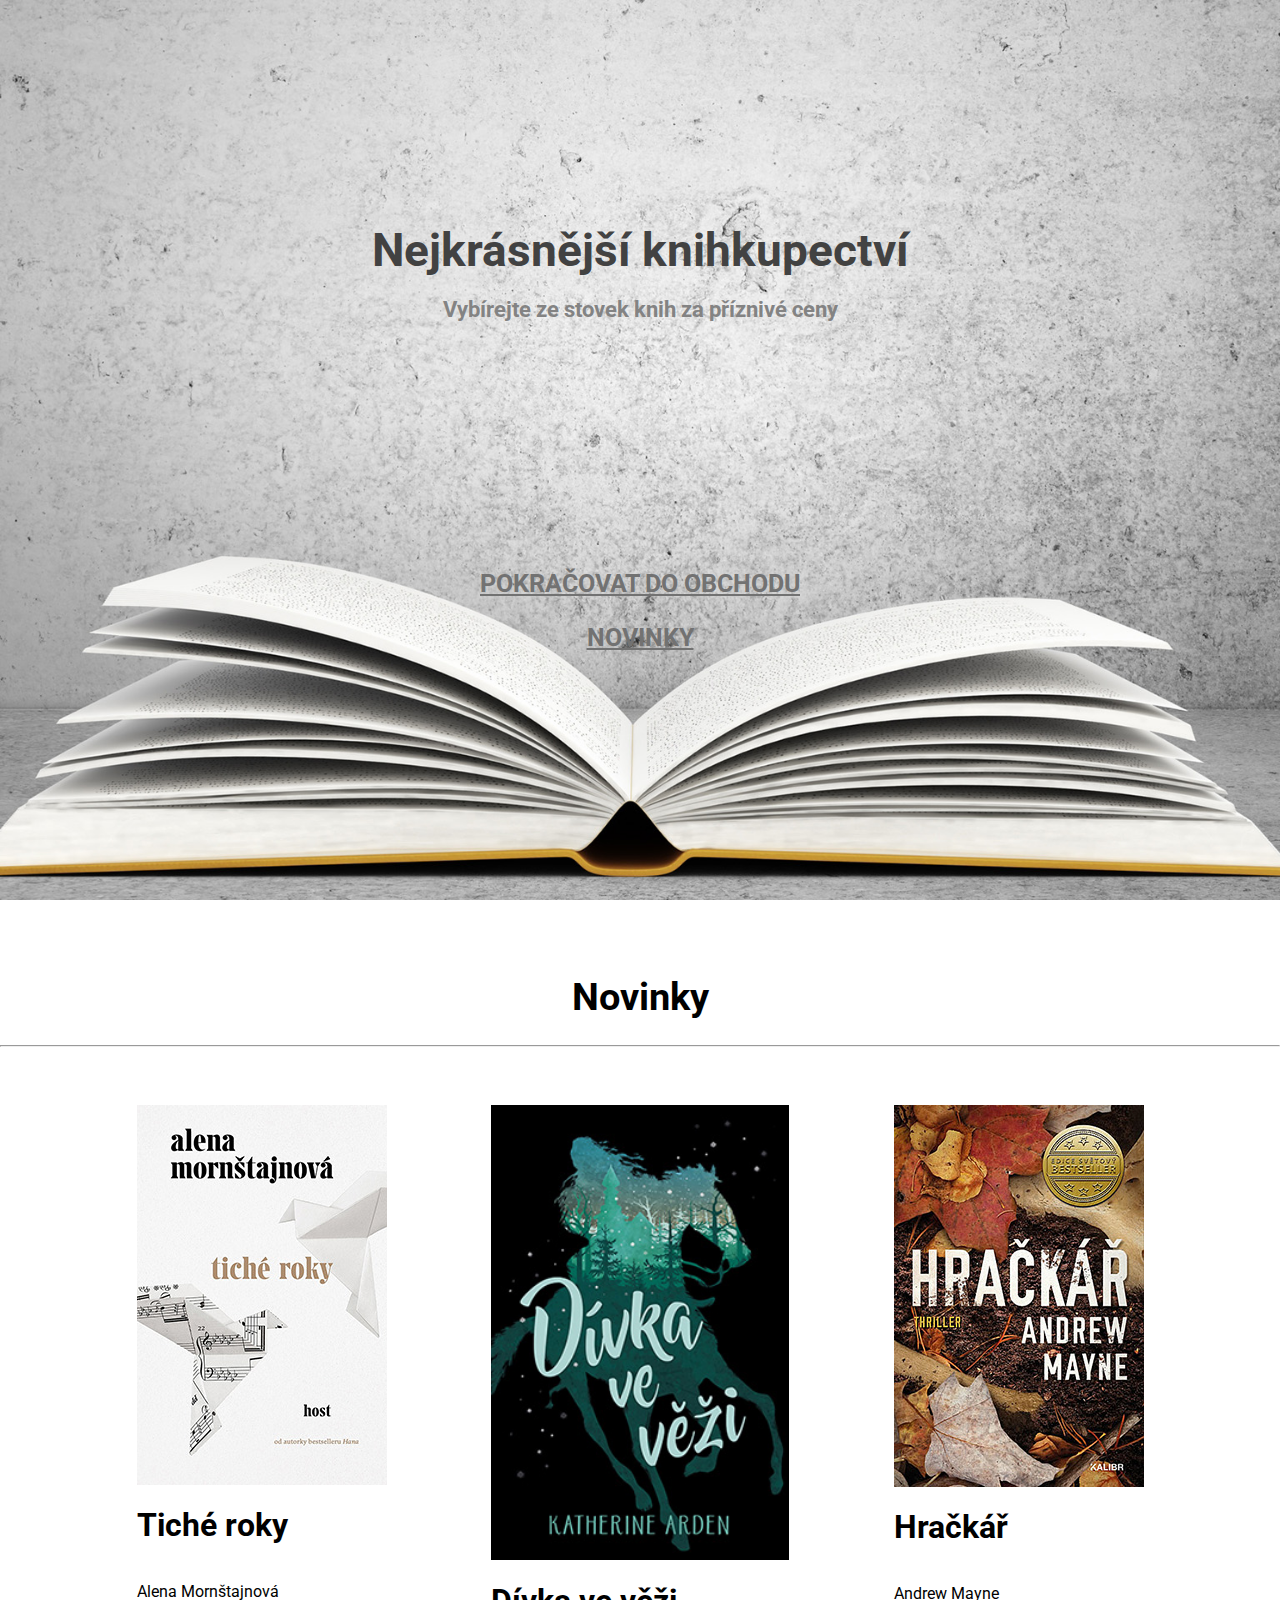
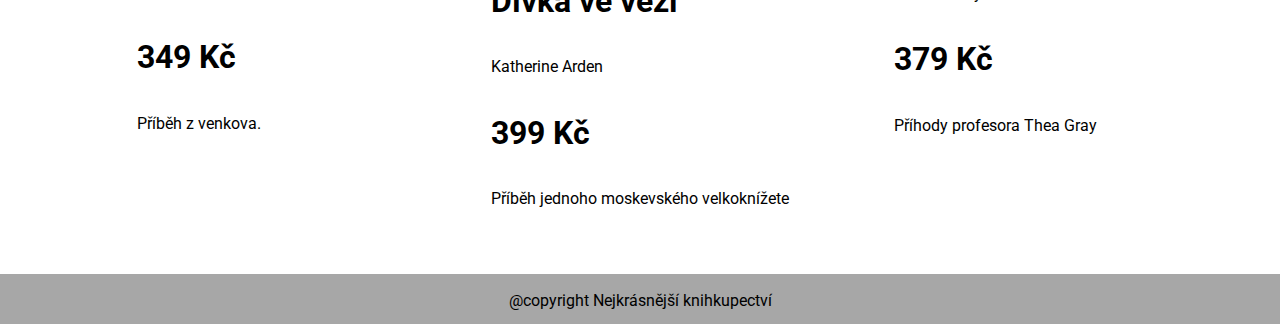
<file: index.html>
<!DOCTYPE html>

<head>
    <meta charset="utf-8">
    <meta name="viewport" content="width=device-width">
    <meta name="author" content="Martin Ptáček">
    <meta name="description" content="Knihkupectvi">
    <meta name="keywords" content="Knihy, knihkupectví, Nejkrásnější knihy">

    <link rel="stylesheet" type="text/css" href="style/style.css">
    <link href="https://fonts.googleapis.com/css?family=Roboto" rel="stylesheet">

    <title>
        Nejkrasnější knihkupectví
    </title>
</head>

<body>
    <div id="div-1">
        <div>
            <h1 id="title-2">
                Nejkrásnější knihkupectví
            </h1>
            <h1 id="title-3">
                Vybírejte ze stovek knih za příznivé ceny
            </h1>
        </div>
        <div>
            <a href="" class="hypertext-2">
                <p>
                    <strong>Pokračovat do obchodu</strong>
                </p>
            </a>
            <a href="#title-1" class="hypertext-2">
                <p>
                    <strong>Novinky</strong>
                </p>
            </a>
        </div>
    </div>
    <div>
        <h1 id="title-1">
            Novinky
        </h1>
        <hr>
    </div>
    <div id="div-4">
        <div class="container-1">
            <a href="" class=hypertext-1>
                <div class="container-2">
                    <img class="image-1" src="assets/tiche_roky.jpg" alt="obrazek knihy">
                    <h1>
                        Tiché roky
                    </h1>
                    <p>
                        Alena Mornštajnová
                    </p>
                    <h1>
                        349 Kč
                    </h1>
                    <p>
                        Příběh z venkova.
                    </p>
                </div>
            </a>
        </div>
        <div class="container-1">
            <a href="" class=hypertext-1>
                <div class="container-2">
                    <img class="image-1" src="assets/divka_ve_vezi.jpg" alt="obrazek knihy">
                    <h1>
                        Dívka ve věži
                    </h1>
                    <p>
                        Katherine Arden
                    </p>
                    <h1>
                        399 Kč
                    </h1>
                    <p>
                        Příběh jednoho moskevského velkoknížete
                    </p>
                </div>
            </a>
        </div>
        <div class="container-1">
            <a href="" class=hypertext-1>
                <div class="container-2">
                    <img class="image-1" src="assets/hrackar.jpg" alt="obrazek knihy">
                    <h1>
                        Hračkář
                    </h1>
                    <p>
                        Andrew Mayne
                    </p>
                    <h1>
                        379 Kč
                    </h1>
                    <p>
                        Příhody profesora Thea Gray
                    </p>
                </div>
            </a>
        </div>
    </div>





    <div id="div-3">
        <p>
            @copyright Nejkrásnější knihkupectví
        </p>
    </div>
</body>
</file>
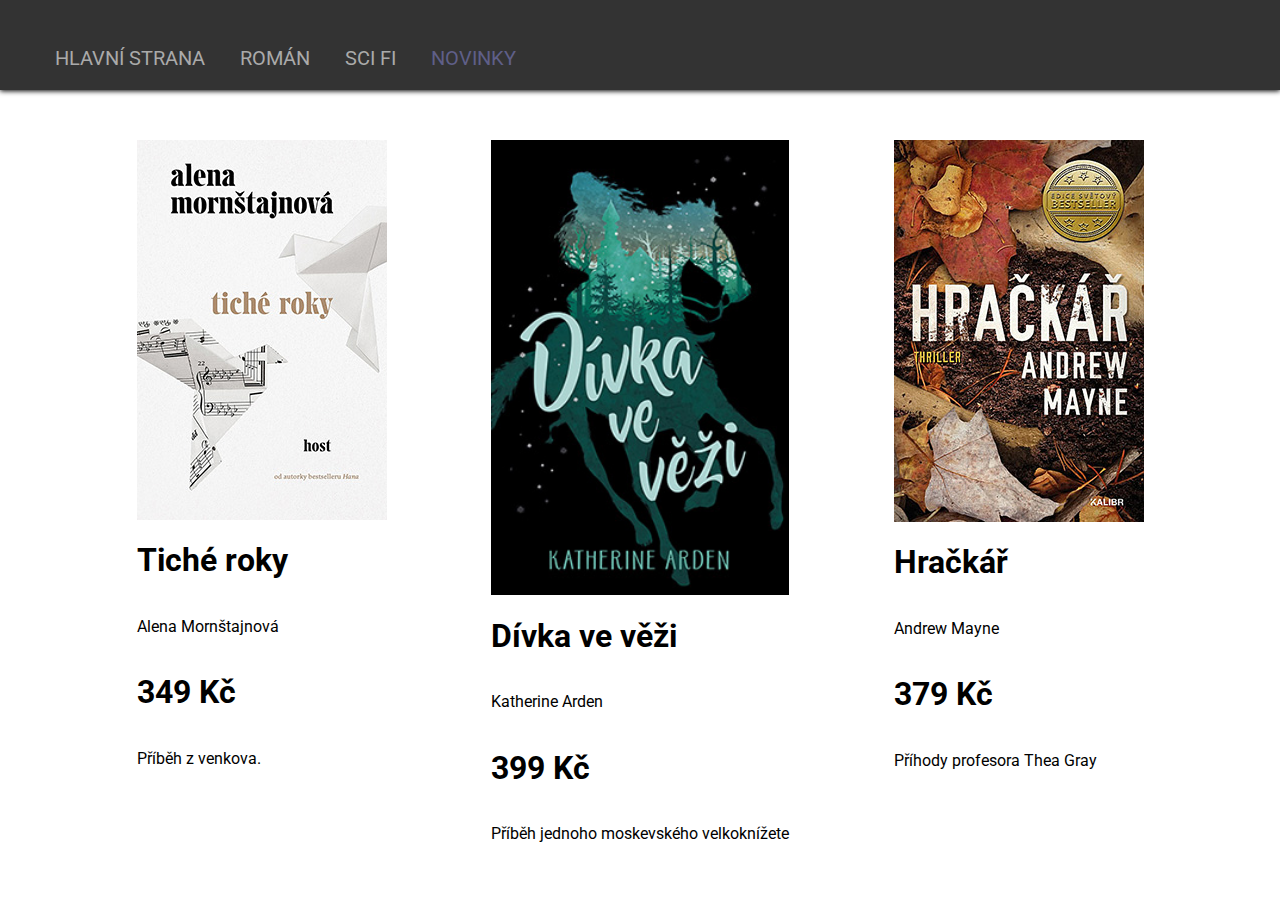
<file: lib/novinky.html>
<!DOCTYPE html>

<head>
    <meta charset="utf-8">
    <meta name="viewport" content="width=device-width">
    <meta name="author" content="Martin Ptáček">
    <meta name="description" content="Knihkupectvi">
    <meta name="keywords" content="Knihy, knihkupectví, Nejkrásnější knihy">

    <link rel="stylesheet" type="text/css" href="../style/style.css">
    <link rel="stylesheet" type="text/css" href="../style/detail_style.css">
    <link href="https://fonts.googleapis.com/css?family=Roboto" rel="stylesheet">

    <title>
        Nejkrasnější knihkupectví | Novinky
    </title>
</head>

<body>
    <header>
        <div class="div-5">
            <nav>
                <ul>
                    <li>
                        <a href="../index.html">
                            Hlavní strana
                        </a>
                    </li>
                    <li>
                        <a href="">
                            Román
                        </a>
                    </li>
                    <li>
                        <a href="">
                            Sci fi
                        </a>
                    </li>
                    <li>
                        <a href="novinky.html" class="current">
                            Novinky
                        </a>
                    </li>
                </ul>
            </nav>
        </div>
    </header>

    <div id="div-4">
        <div class="container-1">
            <a href="" class=hypertext-1>
                <div class="container-2">
                    <img class="image-1" src="../assets/tiche_roky.jpg" alt="obrazek knihy">
                    <h1>
                        Tiché roky
                    </h1>
                    <p>
                        Alena Mornštajnová
                    </p>
                    <h1>
                        349 Kč
                    </h1>
                    <p>
                        Příběh z venkova.
                    </p>
                </div>
            </a>
        </div>
        <div class="container-1">
            <a href="divka_ve_vezi.html" class=hypertext-1>
                <div class="container-2">
                    <img class="image-1" src="../assets/divka_ve_vezi.jpg" alt="obrazek knihy">
                    <h1>
                        Dívka ve věži
                    </h1>
                    <p>
                        Katherine Arden
                    </p>
                    <h1>
                        399 Kč
                    </h1>
                    <p>
                        Příběh jednoho moskevského velkoknížete
                    </p>
                </div>
            </a>
        </div>
        <div class="container-1">
            <a href="" class=hypertext-1>
                <div class="container-2">
                    <img class="image-1" src="../assets/hrackar.jpg" alt="obrazek knihy">
                    <h1>
                        Hračkář
                    </h1>
                    <p>
                        Andrew Mayne
                    </p>
                    <h1>
                        379 Kč
                    </h1>
                    <p>
                        Příhody profesora Thea Gray
                    </p>
                </div>
            </a>
        </div>
    </div>
</body>
</file>
<file: style/style.css>
body, html{
    height: 100%;
    margin: 0;
    font-family: 'Roboto', sans-serif;
}
#div-1{
    background: url("../assets/background.jpg");
    height: 100%;
    background-size: cover;
    background-position: bottom center;
    vertical-align: bottom;
    display: flex;
    flex-direction: column;
    justify-content: space-evenly;
}
.hypertext-2{
    color: rgb(114, 114, 114);
    text-transform: uppercase;
}
.hypertext-2 p{
    text-align: center;
    font-size: 25px; 
}
#title-2{
    font-size: 46px;
    text-align: center;
    margin: auto;
    color:rgb(66, 66, 66);
}
#title-3{
    font-size: 22px;
    padding-top: 20px;
    text-align: center;
    margin: auto;
    color: rgb(131, 131, 131);
}

/* book cards*/
#title-1{
    text-align: center;
    font-size: 38px;
    padding-top: 50px;
}
#div-4{
    display: flex;
    width: 95%;
    margin: auto;
    justify-content: space-evenly;
    padding-top: 50px;
}

.hypertext-1{
    text-decoration: none;
    color: black;
}

.container-2{
    display: flex;
    flex-direction: column;
}
/* book card end*/

#div-3{
    margin-top: 50px;
    background-color: rgb(167, 167, 167);
    height: 50px;
}

#div-3 p{ 
    text-align: center;
    padding-top: 17px
}

/* Media Queries */
@media(max-width: 845px){
    #div-4{
        display: flex;
        width: 65%;
        flex-direction: column;
        justify-content: center;
        
    }
    .container-2{
        display: list-item;
    }
    .container-2 p{
        text-align: center;
    }
    .container-2 h1{
        text-align: center;
    }
    .image-1{
        width: 100%;
    }

}
</file>
<file: style/detail_style.css>
/*nav bar*/
header{
    background:#333333;
    color:#aaaaaa;
    padding-top:30px;
    min-height:60px;
    box-shadow: 0px 1px  5px#000000;
    
}
header a{
    color:#aaaaaa;
    text-decoration:none;
    text-transform: uppercase;
    font-size:20px;
}
header a:hover{
    color:#ffffff;
}
.current{
    color: rgb(95, 95, 136);
}

header li{
    display: inline;
    padding: 0px 15px 0px 15px;
}

header nav{
    align-items: center;
}
</file>
